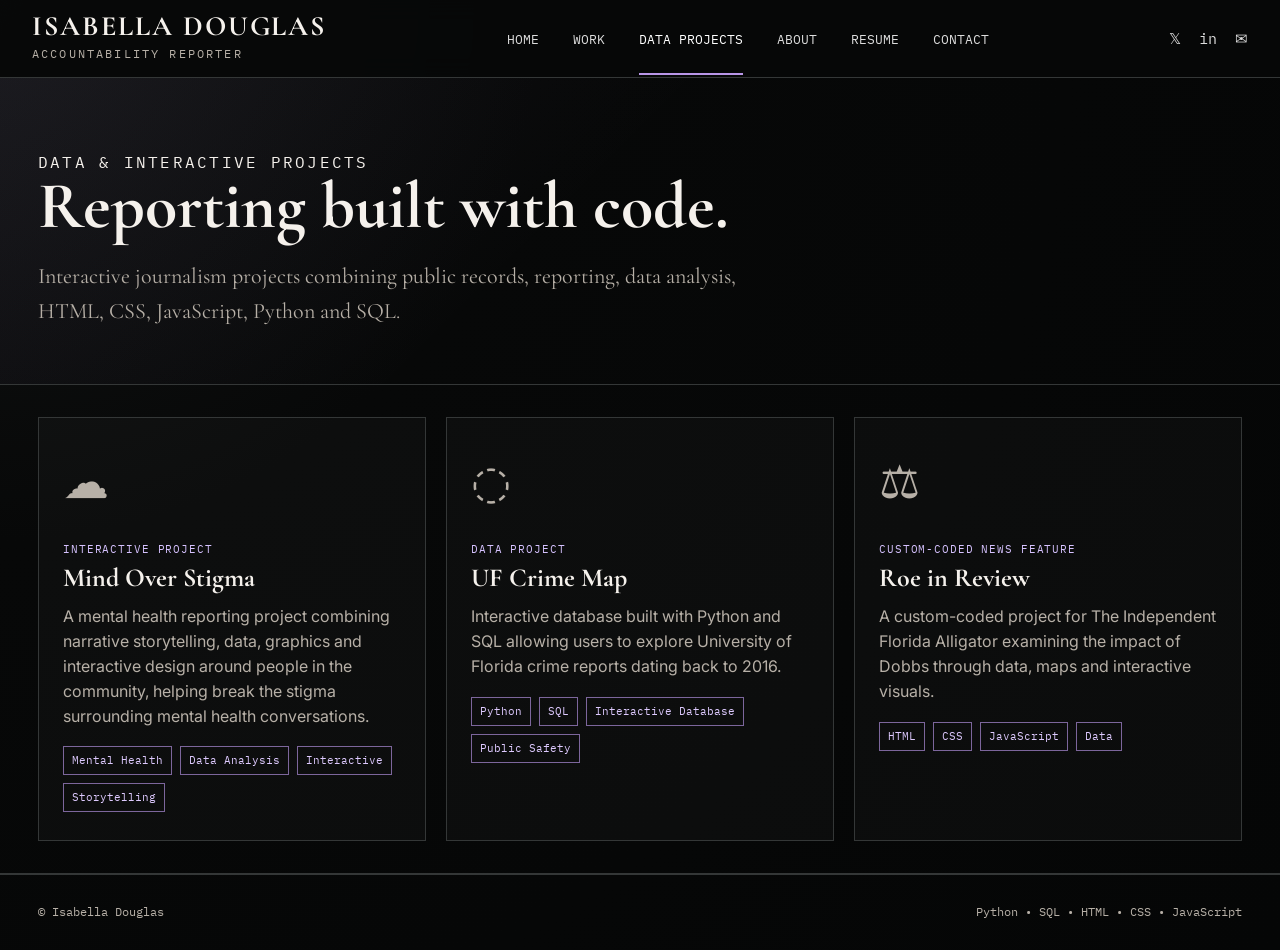
<file: projects.html>
<!doctype html><html lang="en"><head><meta charset="utf-8"><meta name="viewport" content="width=device-width,initial-scale=1"><title>Data Projects | Isabella Douglas</title><link href="https://fonts.googleapis.com/css2?family=Cormorant+Garamond:wght@500;600;700&family=IBM+Plex+Mono:wght@400;500&family=Inter:wght@400;600;700&display=swap" rel="stylesheet"><link rel="stylesheet" href="css/style.css"></head><body><header class="site-header">
  <a class="brand" href="index.html"><strong>ISABELLA DOUGLAS</strong><span>Accountability Reporter</span></a>
  <nav class="nav">
    <a href="index.html">Home</a><a href="work.html">Work</a><a href="projects.html">Data Projects</a><a href="about.html">About</a><a href="resume.html">Resume</a><a href="contact.html">Contact</a>
  </nav>
  <div class="social-mini"><a href="https://x.com/_issadouglas" target="_blank">𝕏</a><a href="https://www.linkedin.com/in/isabella-douglas-61666a1b4/" target="_blank">in</a><a href="mailto:isabellasantadouglas@gmail.com">✉</a></div>
  <button class="menu-btn" onclick="document.querySelector('.nav').style.display=document.querySelector('.nav').style.display==='flex'?'none':'flex'">☰</button>
</header><main><section class="page-hero"><div class="kicker">Data & Interactive Projects</div><h1>Reporting built with code.</h1><p>Interactive journalism projects combining public records, reporting, data analysis, HTML, CSS, JavaScript, Python and SQL.</p></section><section class="section"><div class="projects-grid" id="projectGrid"></div></section></main><footer class="footer"><span>© Isabella Douglas</span><span>Python • SQL • HTML • CSS • JavaScript</span></footer><script src="js/data.js"></script><script src="js/main.js"></script></body></html>
</file>
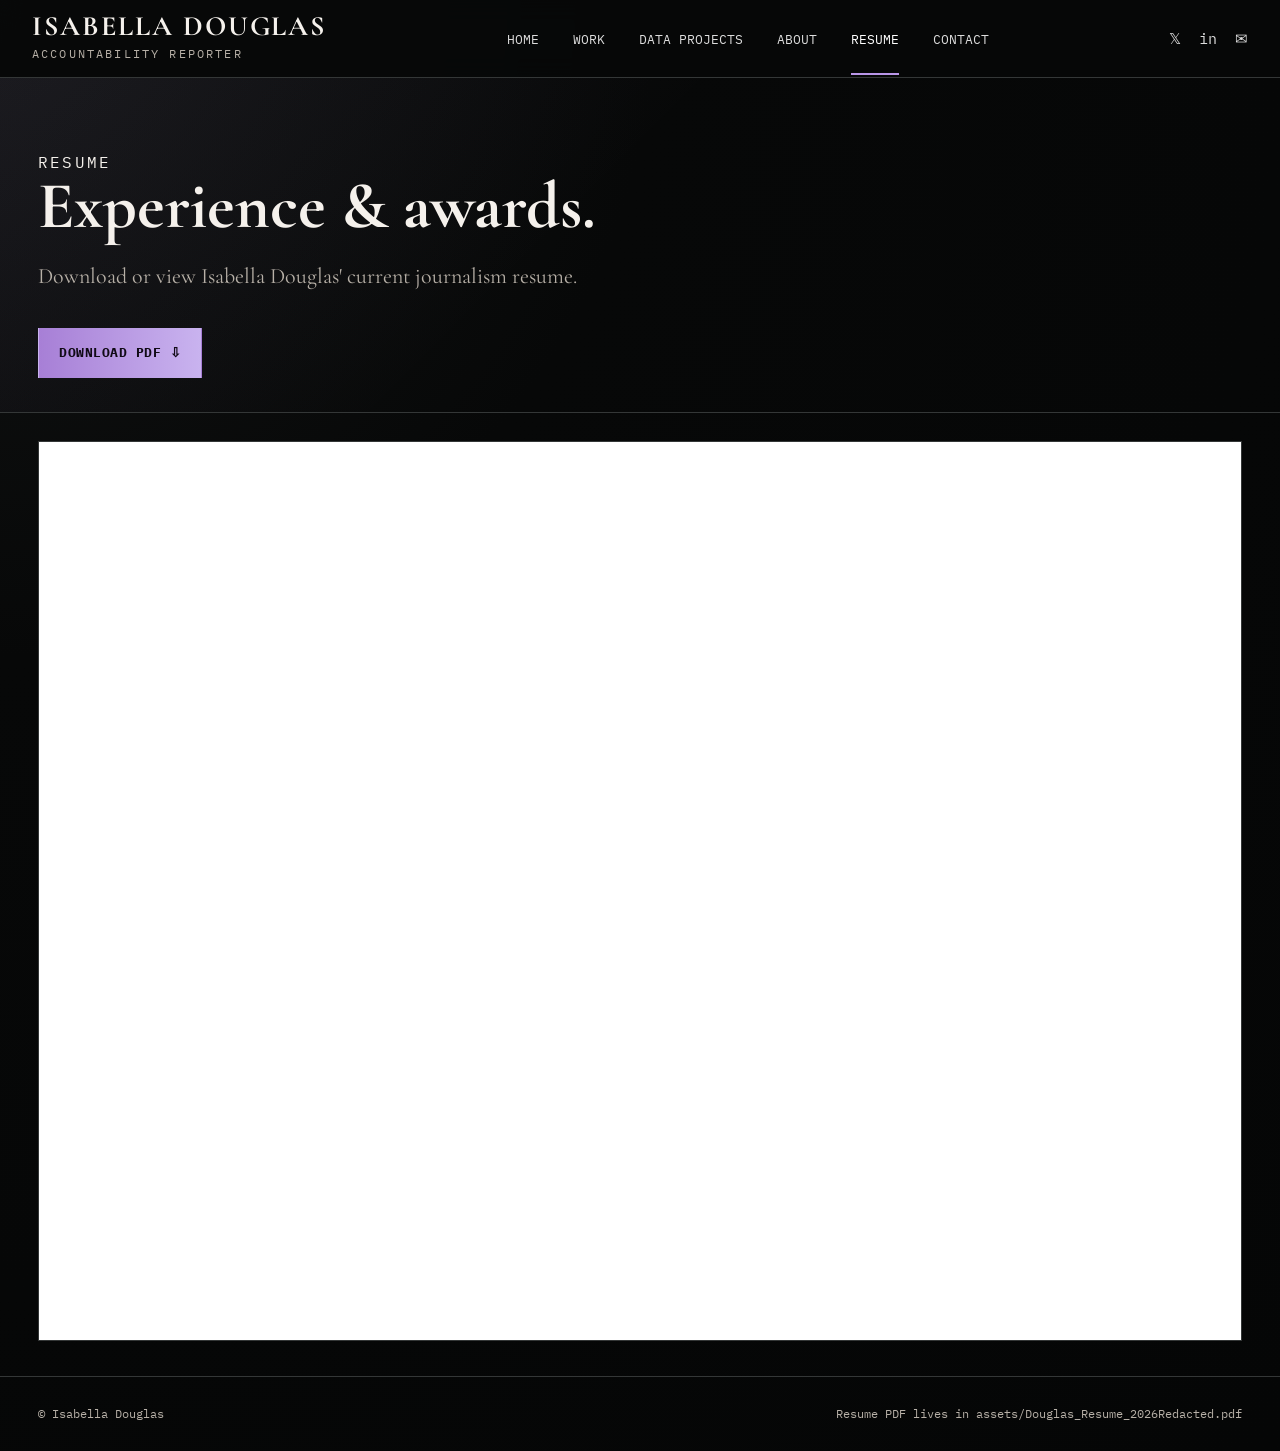
<file: resume.html>
<!doctype html><html lang="en"><head><meta charset="utf-8"><meta name="viewport" content="width=device-width,initial-scale=1"><title>Resume | Isabella Douglas</title><link href="https://fonts.googleapis.com/css2?family=Cormorant+Garamond:wght@500;600;700&family=IBM+Plex+Mono:wght@400;500&family=Inter:wght@400;600;700&display=swap" rel="stylesheet"><link rel="stylesheet" href="css/style.css"></head><body><header class="site-header">
  <a class="brand" href="index.html"><strong>ISABELLA DOUGLAS</strong><span>Accountability Reporter</span></a>
  <nav class="nav">
    <a href="index.html">Home</a><a href="work.html">Work</a><a href="projects.html">Data Projects</a><a href="about.html">About</a><a href="resume.html">Resume</a><a href="contact.html">Contact</a>
  </nav>
  <div class="social-mini"><a href="https://x.com/_issadouglas" target="_blank">𝕏</a><a href="https://www.linkedin.com/in/isabella-douglas-61666a1b4/" target="_blank">in</a><a href="mailto:isabellasantadouglas@gmail.com">✉</a></div>
  <button class="menu-btn" onclick="document.querySelector('.nav').style.display=document.querySelector('.nav').style.display==='flex'?'none':'flex'">☰</button>
</header><main><section class="page-hero"><div class="kicker">Resume</div><h1>Experience & awards.</h1><p>Download or view Isabella Douglas' current journalism resume.</p><div class="actions"><a class="btn primary" href="assets/Douglas_Resume_2026Redacted.pdf" download>Download PDF ⇩</a></div></section><section class="resume-frame"><iframe src="assets/Douglas_Resume_2026Redacted.pdf"></iframe></section></main><footer class="footer"><span>© Isabella Douglas</span><span>Resume PDF lives in assets/Douglas_Resume_2026Redacted.pdf</span></footer><script src="js/main.js"></script></body></html>
</file>
<file: css/style.css>
:root{--bg:#070808;--panel:#0e1010;--card:#111313;--line:#343737;--line2:#4a4a4a;--text:#f5f1ec;--muted:#b7b0a7;--soft:#78736e;--accent:#b996e8;--accent2:#d6c2ff;--paper:#e8ded0;--serif:'Cormorant Garamond', Georgia, serif;--mono:'IBM Plex Mono','Courier New',monospace;--sans:'Inter',Arial,sans-serif}*{box-sizing:border-box}html{scroll-behavior:smooth}body{margin:0;background:radial-gradient(circle at top left,#121414 0,#070808 34%,#050606 100%);color:var(--text);font-family:var(--sans);line-height:1.55}a{color:inherit;text-decoration:none}img{max-width:100%;display:block}.site-header{height:78px;border-bottom:1px solid var(--line);display:flex;align-items:center;justify-content:space-between;padding:0 32px;background:rgba(7,8,8,.9);backdrop-filter:blur(12px);position:sticky;top:0;z-index:50}.brand{letter-spacing:.08em}.brand strong{font-family:var(--serif);font-size:28px;line-height:1;display:block;letter-spacing:.07em}.brand span{font-family:var(--mono);font-size:12px;color:var(--muted);text-transform:uppercase;letter-spacing:.18em}.nav{display:flex;gap:34px;align-items:center;font-family:var(--mono);font-size:13px;text-transform:uppercase}.nav a{color:#ddd;padding:28px 0 23px;border-bottom:2px solid transparent}.nav a.active,.nav a:hover{color:white;border-color:var(--accent)}.social-mini{display:flex;gap:18px;font-family:var(--mono);font-size:15px;color:#ddd}.menu-btn{display:none;background:none;border:1px solid var(--line);color:white;padding:8px 10px}.hero{min-height:720px;border-bottom:1px solid var(--line);position:relative;overflow:hidden;background:#080909}.hero:before{content:"";position:absolute;inset:0;background:linear-gradient(90deg,rgba(7,8,8,.98) 0%,rgba(7,8,8,.8) 31%,rgba(7,8,8,.25) 62%,rgba(7,8,8,.85) 100%),url('../assets/isabella-headshot.png') right center/auto 100% no-repeat;z-index:1}.hero:after{content:"";position:absolute;inset:0;background:linear-gradient(90deg,rgba(7,8,8,.6),transparent 45%),repeating-linear-gradient(0deg,rgba(255,255,255,.03) 0,rgba(255,255,255,.03) 1px,transparent 1px,transparent 4px);opacity:.55;z-index:2;pointer-events:none}.doc-collage{position:absolute;inset:0;background:linear-gradient(120deg,rgba(255,255,255,.05),transparent 22%),radial-gradient(circle at 48% 38%,rgba(185,150,232,.12),transparent 30%);opacity:.45;filter:grayscale(1);z-index:0}.doc-collage span{position:absolute;border:1px solid rgba(255,255,255,.08);background:rgba(230,220,205,.08);color:rgba(255,255,255,.24);font-family:var(--serif);font-size:25px;padding:24px 34px;transform:rotate(var(--r));text-transform:uppercase;letter-spacing:.05em}.doc-collage span:nth-child(1){left:34%;top:9%;--r:-7deg}.doc-collage span:nth-child(2){left:46%;top:25%;--r:3deg}.doc-collage span:nth-child(3){left:24%;top:52%;--r:-3deg}.doc-collage span:nth-child(4){right:7%;top:13%;--r:4deg}.hero-inner{position:relative;z-index:3;display:grid;grid-template-columns:minmax(320px,600px) 1fr;min-height:720px;align-items:center;padding:48px 56px}.hero-copy h1{font-family:var(--serif);font-size:72px;line-height:.98;margin:0 0 20px;font-weight:600;letter-spacing:-.035em}.hero-copy h1 em{font-style:normal;color:var(--accent)}.rule{width:54px;height:2px;background:var(--accent);margin:24px 0}.hero-copy p{font-family:var(--serif);font-size:23px;line-height:1.25;max-width:500px;color:#efe9df}.actions{display:flex;gap:16px;margin-top:34px;flex-wrap:wrap}.btn{border:1px solid var(--line2);padding:14px 20px;font-family:var(--mono);font-size:13px;text-transform:uppercase;letter-spacing:.04em;background:transparent}.btn.primary{background:linear-gradient(90deg,#a77fd6,#c9b3ef);color:#110b16;border-color:transparent;font-weight:700}.btn:hover{transform:translateY(-2px);transition:.2s}.section{padding:32px 38px;border-bottom:1px solid var(--line)}.section-head{display:flex;align-items:center;justify-content:space-between;margin-bottom:18px}.kicker,.section h2{font-family:var(--mono);text-transform:uppercase;letter-spacing:.14em}.section h2{font-size:22px;font-weight:400;margin:0}.view-all{font-family:var(--mono);color:var(--accent2);font-size:13px}.featured-grid{display:grid;grid-template-columns:repeat(6,1fr);gap:18px}.story-card{border:1px solid var(--line);background:linear-gradient(135deg,#111414,#090a0a);min-height:300px;display:flex;flex-direction:column;transition:.2s;position:relative;overflow:hidden}.story-card:hover{border-color:var(--accent);transform:translateY(-3px)}.story-image{height:126px;border-bottom:1px solid var(--line);background:linear-gradient(135deg,rgba(185,150,232,.15),rgba(255,255,255,.02));display:flex;align-items:center;justify-content:center;color:#777;font-family:var(--mono);position:relative;overflow:hidden}.story-image img{width:100%;height:100%;object-fit:cover;object-position:top center}.story-image.empty{background:linear-gradient(135deg,rgba(185,150,232,.08),rgba(255,255,255,.015))}.placeholder-icon{width:52px;height:42px;border:1px solid #888;border-radius:3px;position:relative}.placeholder-icon:before,.placeholder-icon:after{content:"";position:absolute;bottom:8px;border-left:1px solid #999;border-top:1px solid #999;transform:rotate(45deg)}.placeholder-icon:before{width:18px;height:18px;left:9px}.placeholder-icon:after{width:24px;height:24px;left:20px}.story-body{padding:16px;display:flex;flex-direction:column;gap:10px;flex:1}.label{font-family:var(--mono);font-size:11px;text-transform:uppercase;color:var(--accent2);letter-spacing:.08em}.story-card h3{font-family:var(--serif);font-size:22px;line-height:1.06;margin:0;font-weight:500}.meta{font-family:var(--mono);font-size:11px;color:var(--muted);margin-top:auto}.read{font-family:var(--mono);font-size:12px;color:var(--accent2);margin-top:6px}.projects-grid{display:grid;grid-template-columns:repeat(3,1fr);gap:20px}.project-card{border:1px solid var(--line);background:rgba(255,255,255,.025);padding:28px 24px}.project-icon{font-size:46px;color:var(--muted);margin-bottom:24px}.project-card h3{font-family:var(--serif);font-size:26px;margin:0 0 6px}.project-card p{color:var(--muted);margin:0 0 18px}.chips{display:flex;gap:8px;flex-wrap:wrap}.chip{border:1px solid rgba(185,150,232,.65);color:#decaff;font-family:var(--mono);font-size:11px;padding:5px 8px}.logos{display:grid;grid-template-columns:repeat(7,1fr);gap:20px;align-items:center;color:#d6d0c9}.logo-word{font-family:var(--serif);font-size:24px;text-align:center;line-height:.95;opacity:.82}.numbers{display:grid;grid-template-columns:repeat(5,1fr);gap:0}.number{padding:20px;text-align:center;border-left:1px solid var(--line)}.number:first-child{border-left:0}.number strong{font-family:var(--serif);font-size:54px;color:var(--accent);display:block;line-height:1}.number span{font-family:var(--mono);font-size:12px;color:var(--muted)}.page-hero{padding:72px 38px 34px;border-bottom:1px solid var(--line);background:linear-gradient(135deg,rgba(185,150,232,.06),transparent 45%)}.page-hero h1{font-family:var(--serif);font-size:66px;margin:0;line-height:.95}.page-hero p{max-width:760px;font-family:var(--serif);font-size:22px;color:var(--muted)}.filters{padding:24px 38px;border-bottom:1px solid var(--line);display:grid;grid-template-columns:1fr 260px;gap:18px;background:#090a0a}.input,.select{width:100%;background:#111313;border:1px solid var(--line);color:white;padding:14px 16px;font-family:var(--mono)}.tag-filters{grid-column:1/-1;display:flex;gap:10px;flex-wrap:wrap}.tag-btn{background:#111;border:1px solid var(--line);color:#ddd;padding:9px 11px;font-family:var(--mono);font-size:12px;cursor:pointer}.tag-btn.active{border-color:var(--accent);color:white;background:rgba(185,150,232,.14)}.archive-grid{display:grid;grid-template-columns:repeat(4,1fr);gap:18px;padding:28px 38px}.about-wrap{display:grid;grid-template-columns:390px 1fr;gap:44px;padding:38px}.portrait-card{border:1px solid var(--line);padding:16px;background:#111;position:sticky;top:104px;align-self:start}.portrait-card img{aspect-ratio:4/5;object-fit:cover;object-position:center}.contact-list{margin-top:20px;display:grid;gap:10px;font-family:var(--mono);font-size:13px}.about-copy{max-width:900px}.about-copy h2{font-family:var(--serif);font-size:44px;margin:0 0 14px}.about-copy p{font-family:var(--serif);font-size:21px;line-height:1.45;color:#e3ddd4}.split{display:grid;grid-template-columns:1fr 1fr;gap:22px;margin-top:30px}.info-box{border:1px solid var(--line);padding:20px;background:#101212}.info-box h3{font-family:var(--mono);text-transform:uppercase;color:var(--accent2);font-weight:400;letter-spacing:.1em;margin-top:0}.info-box ul{margin:0;padding-left:18px;color:var(--muted)}.resume-frame{padding:28px 38px}.resume-frame iframe{width:100%;height:900px;border:1px solid var(--line);background:white}.footer{border-top:1px solid var(--line);padding:28px 38px;color:var(--muted);font-family:var(--mono);font-size:12px;display:flex;justify-content:space-between}.hidden{display:none!important}@media(max-width:1000px){.nav,.social-mini{display:none}.menu-btn{display:block}.site-header{padding:0 18px}.hero:before{background:linear-gradient(180deg,rgba(7,8,8,.35),rgba(7,8,8,.92) 62%),url('../assets/isabella-headshot.png') center top/cover no-repeat}.hero-inner{display:flex;align-items:flex-end;min-height:720px;padding:28px}.hero-copy h1{font-size:54px}.featured-grid,.archive-grid{grid-template-columns:repeat(2,1fr)}.projects-grid,.about-wrap,.split,.filters{grid-template-columns:1fr}.logos,.numbers{grid-template-columns:repeat(2,1fr)}.portrait-card{position:static}.footer{display:block}}@media(max-width:600px){.featured-grid,.archive-grid{grid-template-columns:1fr}.section,.archive-grid,.page-hero,.filters,.about-wrap,.resume-frame{padding-left:18px;padding-right:18px}.hero-copy h1{font-size:46px}.page-hero h1{font-size:48px}.brand strong{font-size:22px}.number{border-left:0;border-top:1px solid var(--line)}}

/* Final customizations: award rail beside the headshot, softer blended hero portrait */
.hero:before{
  background:
    linear-gradient(90deg,rgba(7,8,8,.98) 0%,rgba(7,8,8,.78) 30%,rgba(7,8,8,.18) 58%,rgba(7,8,8,.72) 100%),
    radial-gradient(circle at 68% 50%,rgba(7,8,8,0) 0%,rgba(7,8,8,.08) 44%,rgba(7,8,8,.88) 86%),
    url('../assets/isabella-headshot.png') right center/auto 100% no-repeat;
  filter:saturate(.9) contrast(1.03);
}
.hero-copy{max-width:610px;}
.award-rail{
  justify-self:end;
  align-self:center;
  width:285px;
  margin-right:12px;
  padding:18px 0 18px 22px;
  border-left:1px solid rgba(185,150,232,.45);
  background:linear-gradient(90deg,rgba(7,8,8,.32),rgba(7,8,8,.68));
  backdrop-filter:blur(2px);
  font-family:var(--mono);
  color:#e9e2da;
}
.rail-title{
  color:var(--accent2);
  text-transform:uppercase;
  letter-spacing:.16em;
  font-size:12px;
  margin-bottom:12px;
}
.rail-item{
  padding:13px 0;
  border-top:1px solid rgba(255,255,255,.18);
  font-size:12px;
  line-height:1.35;
  color:#d7d0c7;
}
.rail-item strong{color:#fff;font-weight:500;}
.rail-item span{color:var(--muted);}
@media(max-width:1100px){
  .award-rail{display:none;}
  .hero-inner{grid-template-columns:1fr;}
}
@media(max-width:1000px){
  .hero:before{
    background:linear-gradient(180deg,rgba(7,8,8,.22),rgba(7,8,8,.94) 62%),url('../assets/isabella-headshot.png') center top/cover no-repeat;
  }
}


/* Hero update: blended headshot + integrated awards panel, no sticky note */
.hero{
  min-height:690px;
}
.hero:before{
  background:
    linear-gradient(90deg,rgba(7,8,8,.98) 0%,rgba(7,8,8,.83) 28%,rgba(7,8,8,.25) 52%,rgba(7,8,8,.46) 72%,rgba(7,8,8,.92) 100%),
    radial-gradient(circle at 58% 47%,rgba(7,8,8,0) 0%,rgba(7,8,8,.12) 45%,rgba(7,8,8,.94) 94%),
    url('../assets/isabella-headshot.png') center center/auto 100% no-repeat;
  filter:saturate(.92) contrast(1.04);
}
.hero:after{
  background:linear-gradient(90deg,rgba(7,8,8,.45),transparent 44%,rgba(7,8,8,.16) 70%,rgba(7,8,8,.55)),
  repeating-linear-gradient(0deg,rgba(255,255,255,.025) 0,rgba(255,255,255,.025) 1px,transparent 1px,transparent 4px);
  opacity:.52;
}
.doc-collage span{
  opacity:.28;
  filter:blur(.2px);
}
.hero-inner{
  grid-template-columns:minmax(320px,560px) 1fr 280px;
  min-height:690px;
  padding:48px 42px;
  column-gap:28px;
}
.hero-kicker{
  font-family:var(--mono);
  color:var(--accent2);
  text-transform:uppercase;
  letter-spacing:.18em;
  font-size:13px;
  margin-bottom:28px;
}
.hero-copy h1{
  font-size:76px;
}
.hero-copy p{
  font-family:var(--mono);
  font-size:16px;
  line-height:1.55;
  max-width:540px;
  color:#eee8df;
}
.hero-copy .rule{display:none;}
.award-rail{
  grid-column:3;
  justify-self:stretch;
  align-self:center;
  width:auto;
  margin-right:0;
  padding:20px 0 20px 24px;
  border-left:none;
  background:linear-gradient(90deg,rgba(7,8,8,.06),rgba(7,8,8,.34));
  backdrop-filter:blur(1px);
  font-family:var(--mono);
  color:#e9e2da;
}
.rail-title{
  color:var(--accent2);
  text-transform:uppercase;
  letter-spacing:.16em;
  font-size:13px;
  line-height:1.35;
  margin-bottom:14px;
}
.rail-item{
  padding:14px 0;
  border-top:1px solid rgba(255,255,255,.14);
  font-size:13px;
  line-height:1.4;
  color:#e2dbd2;
}
.rail-item:first-of-type{border-top:0;}
.rail-item strong{
  color:#fff;
  font-weight:500;
}
.rail-item span{color:#d2c8bd;}
@media(max-width:1100px){
  .award-rail{display:none;}
  .hero-inner{grid-template-columns:1fr;}
}
@media(max-width:1000px){
  .hero:before{
    background:linear-gradient(180deg,rgba(7,8,8,.2),rgba(7,8,8,.94) 62%),url('../assets/isabella-headshot.png') center top/cover no-repeat;
  }
  .hero-kicker{font-size:11px;margin-bottom:18px;}
  .hero-copy h1{font-size:54px;}
}
</file>
